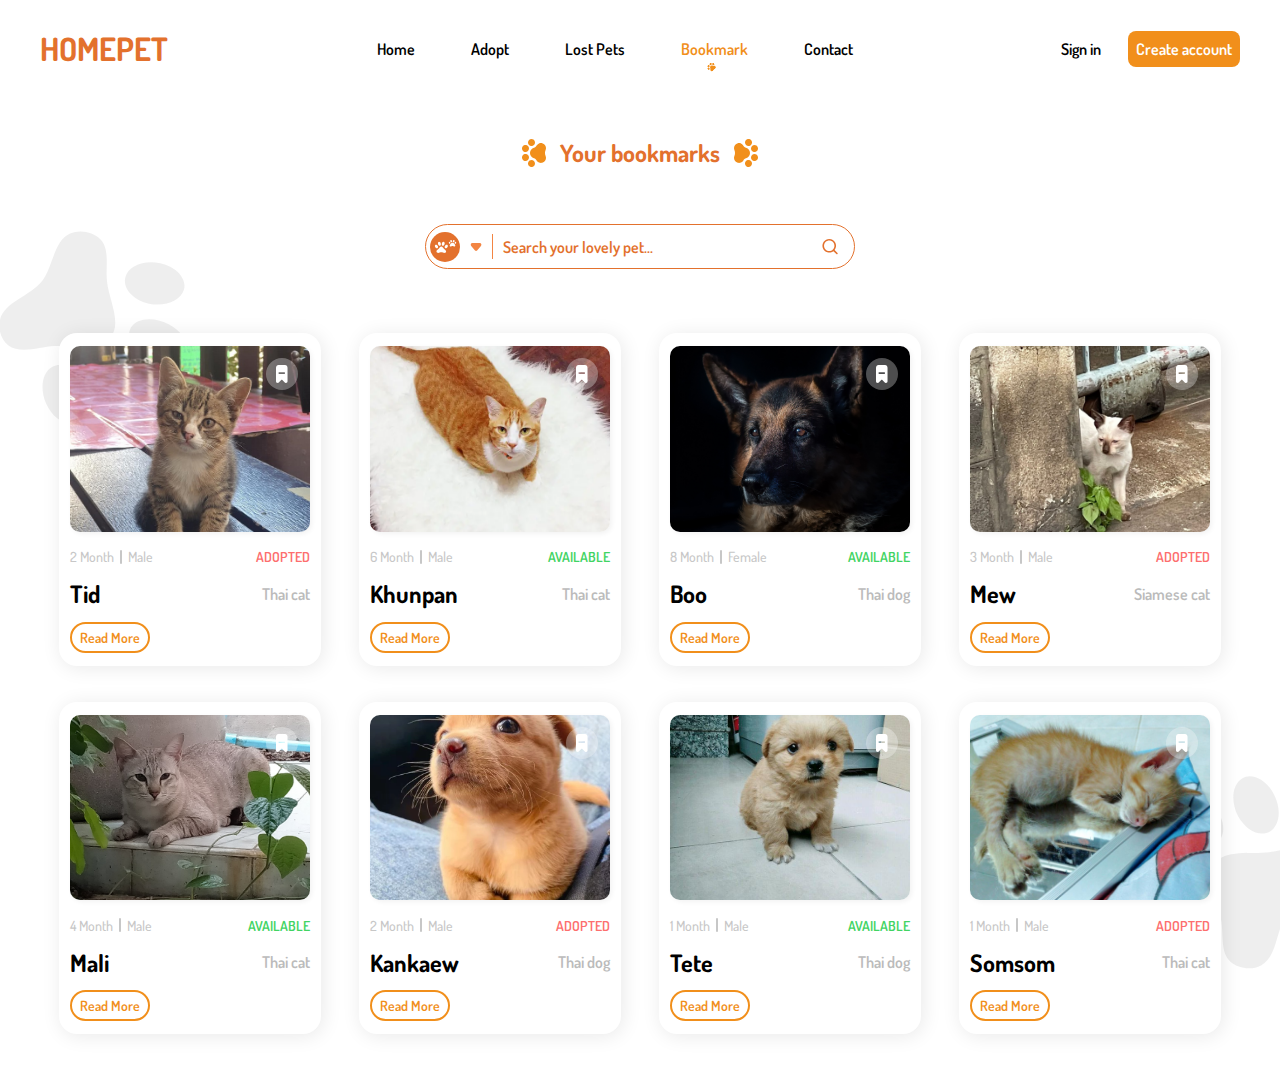
<file: bookmark.html>
<!DOCTYPE html>
<html lang="en">
  <head>
    <meta charset="UTF-8" />
    <meta http-equiv="X-UA-Compatible" content="IE=edge" />
    <meta name="viewport" content="width=device-width, initial-scale=1.0" />
    <title>Bookmark | HomePet</title>
    <link rel="stylesheet" href="css/style.css">
    <link rel="stylesheet" href="css/bookmark.css" />
    <link rel="stylesheet" href="css/card.css">
    <link rel="stylesheet" href="css/navbar.css" />
  </head>
  <body>
    <div class="container">
      <nav class="navbar">
        <div class="left">
          <div class="hamburger-menu">
            <div id="ic_hamburger"></div>
          </div>
          <h1>homePet</h1>
        </div>
        <div class="page-name" data-page="Bookmark"></div>

        <div class="mid hidden">
          <ul class="menu">
            <li>
              <a href="home.html">
                <p id="ic_paw"></p>
                <p>home</p>
              </a>
            </li>
            <li>
              <a href="adopt.html">
                <p id="ic_paw"></p>
                <p>adopt</p>
              </a>
            </li>
            <li>
              <a href="#">
                <p id="ic_paw"></p>
                <p>lost pets</p>
              </a>
            </li>
            <li class="active">
              <a href="bookmark.html">
                <p class="active" id="ic_paw"></p>
                <p>bookmark</p>
              </a>
            </li>
            <li>
              <a href="#">
                <p id="ic_paw"></p>
                <p>contact</p>
              </a>
            </li>
            <li class="sign">
              <a href="#">
                <p id="ic_paw"></p>
                <p>Sign in</p>
              </a>
            </li>
            <li class="sign">
              <a href="#">
                <p id="ic_paw"></p>
                <p>Create a new account</p>
              </a>
            </li>
          </ul>
        </div>

        <div class="right">
          <a href="#" class="sign-in">Sign in</a>
          <a href="#" class="sign-up">Create account</a>
        </div>
      </nav>
      <section class="content">
        <div id="ic_big_paw"></div>
        <div id="ic_big_paw"></div>
        <div class="title">
          <span id="ic_paw"></span>
          <h2>Your bookmarks</h2>
          <span id="ic_paw"></span>
        </div>

        <div class="search-field">
          <div class="search">
            <div class="filter">
              <div class="all">
                <p id="ic_all"></p>
              </div>
              <p id="ic_down"></p>
              <div class="line"></div>
            </div>
            <div class="input-field">
              <input type="text" placeholder="Search your lovely pet..." />
            </div>
            <span id="ic_clear"></span>
            <span id="ic_search"></span>
          </div>
        </div>
        <div class="container-grid">
          <div class="card">
            <div class="img">
              <img src="assets/imgs/cat/tid.jpeg" alt="" />
              <div class="container-bookmark">
                <div class="bookmark">
                  <p id="ic_bookmark"></p>
                  <div class="bg-bookmark"></div>
                </div>
              </div>
            </div>
            <div class="info_status">
              <div class="info">
                <span>2 Month</span>
                <span class="line"></span>
                <span>Male</span>
              </div>
              <p class="status adopted">adopted</p>
            </div>
            <div class="name_gene">
              <p id="name">tid</p>
              <p id="gene">thai cat</p>
            </div>
            <div class="read-more">
              <button type="button">Read More</button>
            </div>
          </div>
          <div class="card">
            <div class="img">
              <img src="assets/imgs/cat/khunpan.jpeg" alt="" />
              <div class="container-bookmark">
                <div class="bookmark">
                  <p id="ic_bookmark"></p>
                  <div class="bg-bookmark"></div>
                </div>
              </div>
            </div>
            <div class="info_status">
              <div class="info">
                <span>6 Month</span>
                <span class="line"></span>
                <span>Male</span>
              </div>
              <p class="status available">available</p>
            </div>
            <div class="name_gene">
              <p id="name">khunpan</p>
              <p id="gene">thai cat</p>
            </div>
            <div class="read-more">
              <button type="button">Read More</button>
            </div>
          </div>
          <div class="card">
            <div class="img">
              <img src="assets/imgs/dog/boo.jpg" alt="" />
              <div class="container-bookmark">
                <div class="bookmark">
                  <p id="ic_bookmark"></p>
                  <div class="bg-bookmark"></div>
                </div>
              </div>
            </div>
            <div class="info_status">
              <div class="info">
                <span>8 Month</span>
                <span class="line"></span>
                <span>Female</span>
              </div>
              <p class="status available">available</p>
            </div>
            <div class="name_gene">
              <p id="name">boo</p>
              <p id="gene">thai dog</p>
            </div>
            <div class="read-more">
              <button type="button">Read More</button>
            </div>
          </div>
          <div class="card">
            <div class="img">
              <img src="assets/imgs/cat/mew.jpeg" alt="" />
              <div class="container-bookmark">
                <div class="bookmark">
                  <p id="ic_bookmark"></p>
                  <div class="bg-bookmark"></div>
                </div>
              </div>
            </div>
            <div class="info_status">
              <div class="info">
                <span>3 Month</span>
                <span class="line"></span>
                <span>Male</span>
              </div>
              <p class="status adopted">adopted</p>
            </div>
            <div class="name_gene">
              <p id="name">mew</p>
              <p id="gene">siamese cat</p>
            </div>
            <div class="read-more">
              <button type="button">Read More</button>
            </div>
          </div>
          <div class="card">
            <div class="img">
              <img src="assets/imgs/cat/mali.jpeg" alt="" />
              <div class="container-bookmark">
                <div class="bookmark">
                  <p id="ic_bookmark"></p>
                  <div class="bg-bookmark"></div>
                </div>
              </div>
            </div>
            <div class="info_status">
              <div class="info">
                <span>4 Month</span>
                <span class="line"></span>
                <span>Male</span>
              </div>
              <p class="status available">available</p>
            </div>
            <div class="name_gene">
              <p id="name">mali</p>
              <p id="gene">thai cat</p>
            </div>
            <div class="read-more">
              <button type="button">Read More</button>
            </div>
          </div>
          <div class="card">
            <div class="img">
              <img src="assets/imgs/dog/kankaew.jpeg" alt="" />
              <div class="container-bookmark">
                <div class="bookmark">
                  <p id="ic_bookmark"></p>
                  <div class="bg-bookmark"></div>
                </div>
              </div>
            </div>
            <div class="info_status">
              <div class="info">
                <span>2 Month</span>
                <span class="line"></span>
                <span>Male</span>
              </div>
              <p class="status adopted">adopted</p>
            </div>
            <div class="name_gene">
              <p id="name">kankaew</p>
              <p id="gene">thai dog</p>
            </div>
            <div class="read-more">
              <button type="button">Read More</button>
            </div>
          </div>
          <div class="card">
            <div class="img">
              <img src="assets/imgs/dog/tete.jpeg" alt="" />
              <div class="container-bookmark">
                <div class="bookmark">
                  <p id="ic_bookmark"></p>
                  <div class="bg-bookmark"></div>
                </div>
              </div>
            </div>
            <div class="info_status">
              <div class="info">
                <span>1 Month</span>
                <span class="line"></span>
                <span>Male</span>
              </div>
              <p class="status available">available</p>
            </div>
            <div class="name_gene">
              <p id="name">tete</p>
              <p id="gene">thai dog</p>
            </div>
            <div class="read-more">
              <button type="button">Read More</button>
            </div>
          </div>
          <div class="card">
            <div class="img">
              <img src="assets/imgs/cat/somsom.jpeg" alt="" />
              <div class="container-bookmark">
                <div class="bookmark">
                  <p id="ic_bookmark"></p>
                  <div class="bg-bookmark"></div>
                </div>
              </div>
            </div>
            <div class="info_status">
              <div class="info">
                <span>1 Month</span>
                <span class="line"></span>
                <span>Male</span>
              </div>
              <p class="status adopted">adopted</p>
            </div>
            <div class="name_gene">
              <p id="name">somsom</p>
              <p id="gene">thai cat</p>
            </div>
            <div class="read-more">
              <button type="button">Read More</button>
            </div>
          </div>
        </div>
      </section>
    </div>

    <script type="module" src="js/navbar.js"></script>
    <script>
      const input_search = document.querySelector('.input-field input');
      const ic_clear = document.querySelector('.search #ic_clear');

      input_search.addEventListener('keyup', () => {
        if (
          input_search.getAttribute('placeholder') &&
          input_search.value !== ''
        )
          ic_clear.style.opacity = 1;
        else ic_clear.style.opacity = 0;
      });

      ic_clear.addEventListener('click', () => {
        input_search.value = '';
        ic_clear.style.opacity = 0;
      });
    </script>
  </body>
</html>
</file>
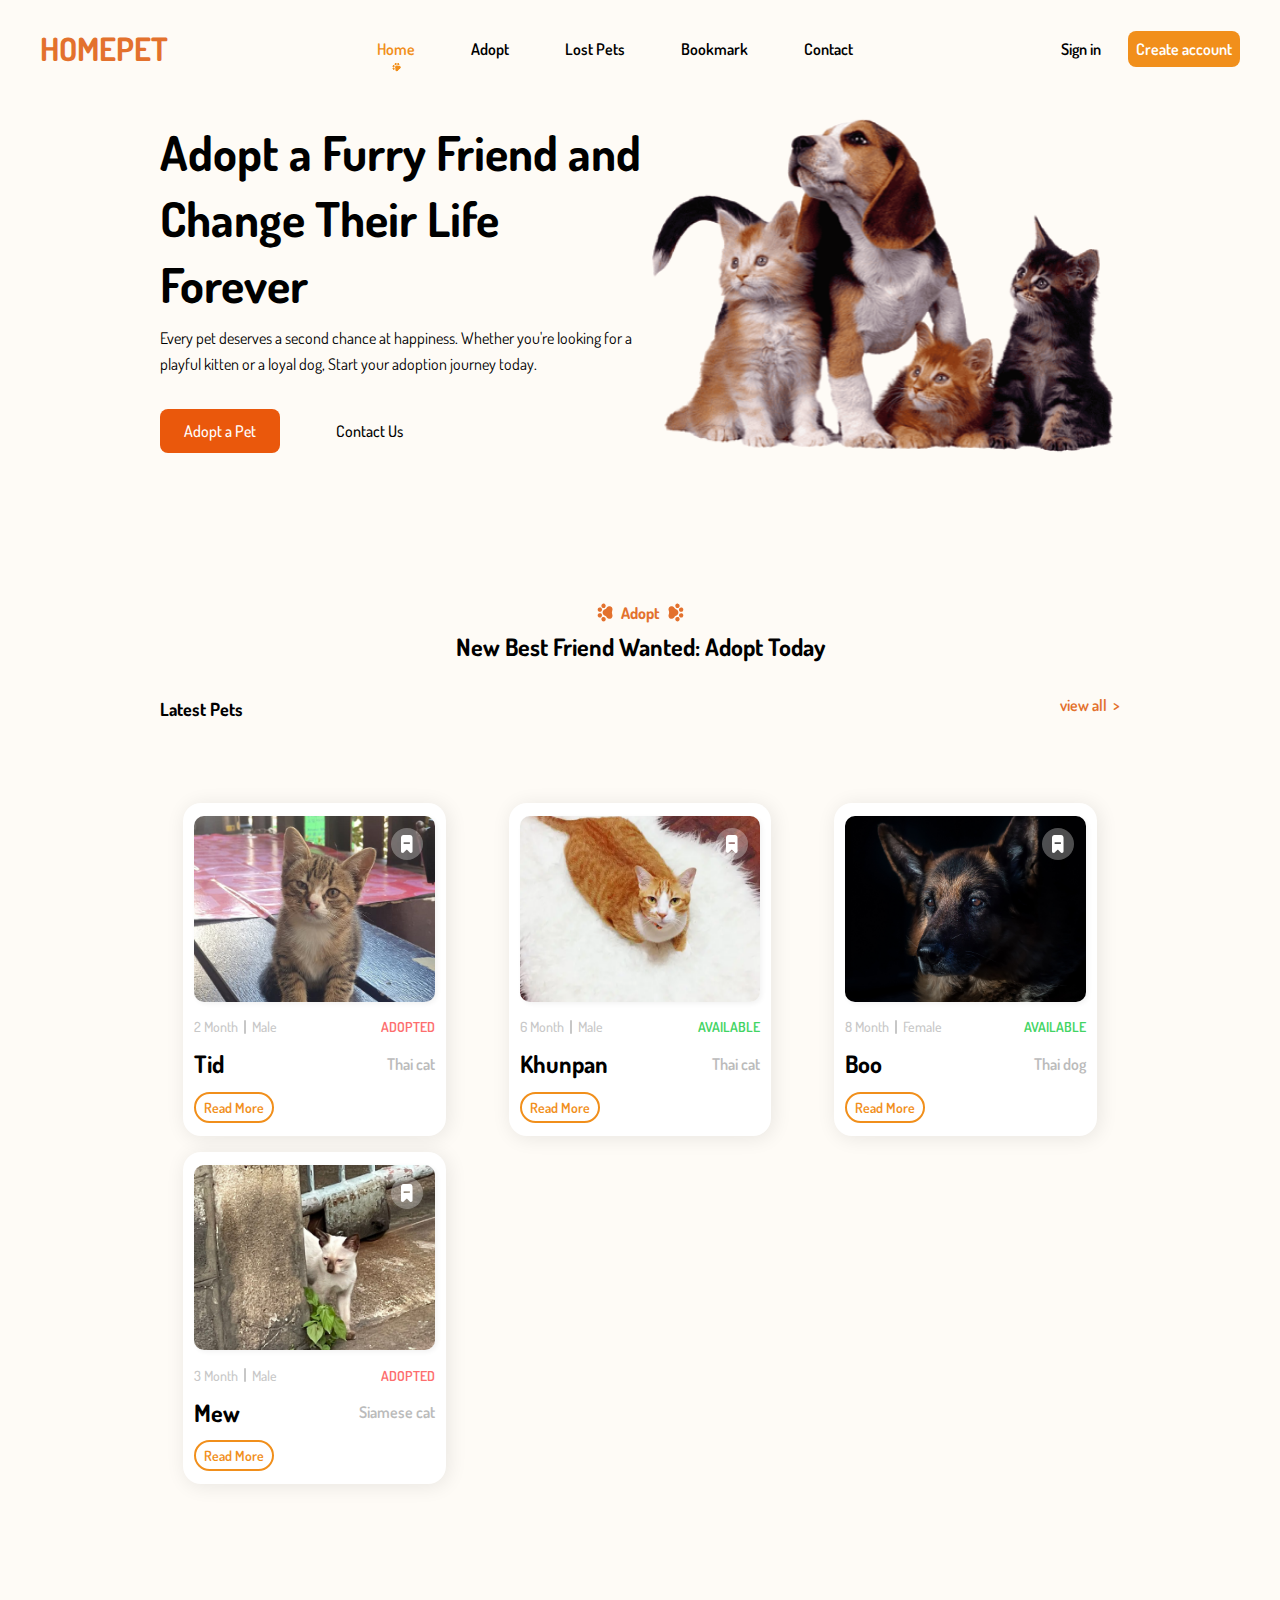
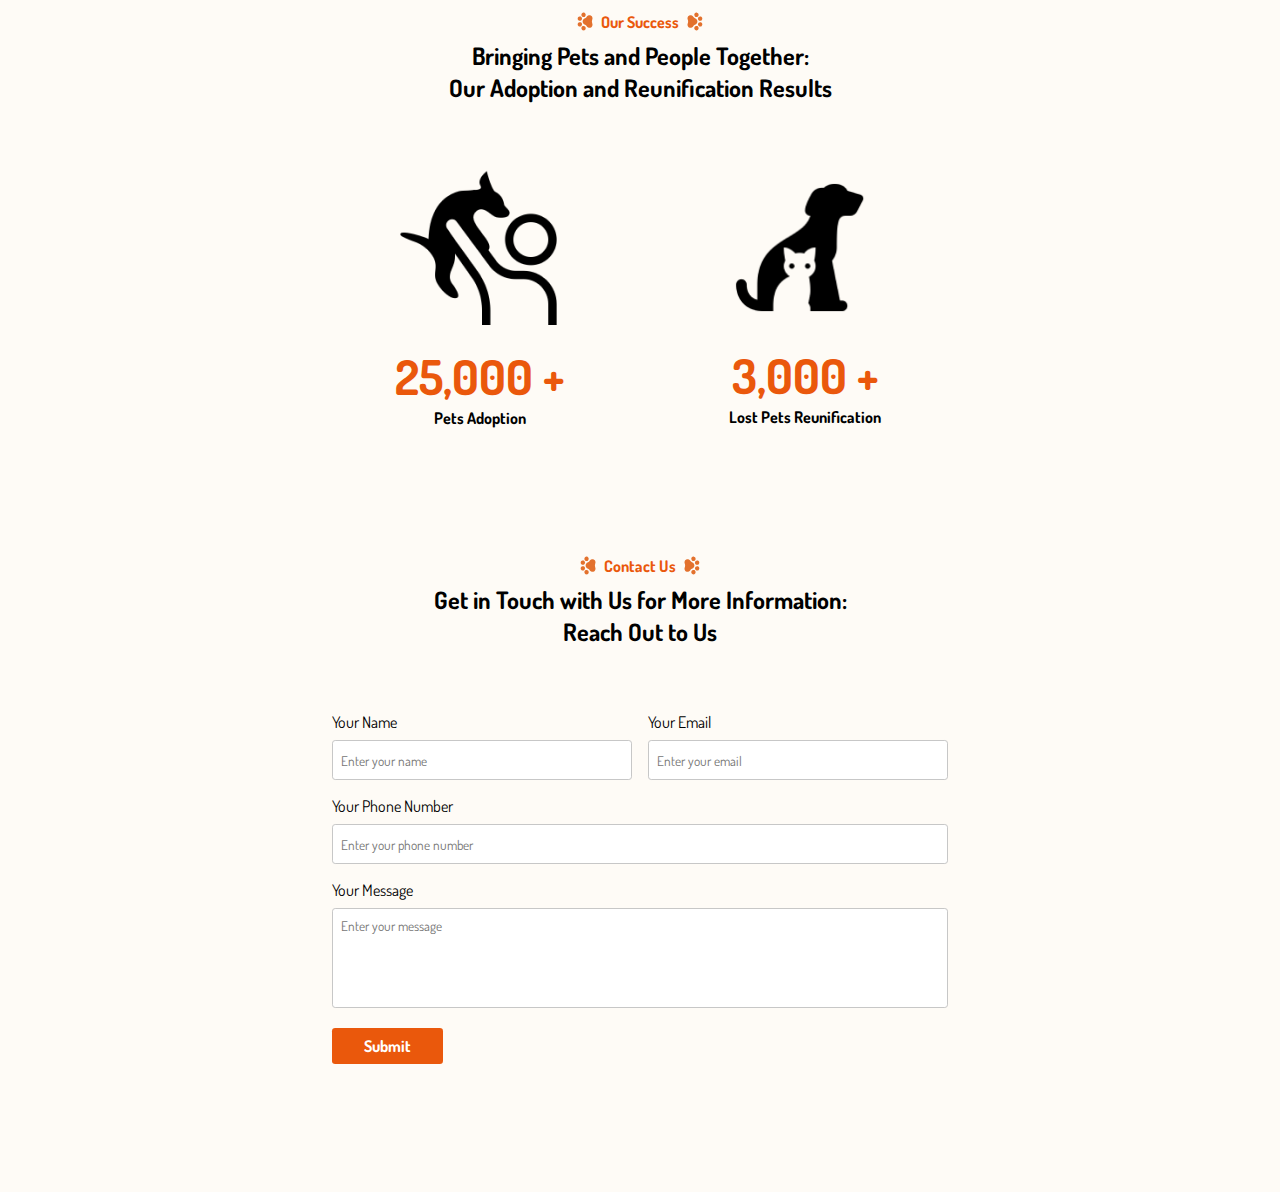
<file: home.html>
<!DOCTYPE html>
<html lang="en">
  <head>
    <meta charset="UTF-8" />
    <meta http-equiv="X-UA-Compatible" content="IE=edge" />
    <meta name="viewport" content="width=device-width, initial-scale=1.0" />
    <title>Home | HomePet</title>
    <link rel="stylesheet" href="css/style.css" />
    <link rel="stylesheet" href="css/home.css" />
    <link rel="stylesheet" href="css/card.css" />
    <link rel="stylesheet" href="css/navbar.css" />
    <link rel="icon" href="./assets/imgs/Decorate/petsadopt.png" />
  </head>

  <body>
    <!-- NAVBAR -->
    <div class="container">
      <nav class="navbar">
            <div class="left">
              <div class="hamburger-menu">
                <div id="ic_hamburger"></div>
              </div>
              <h1>homePet</h1>
            </div>
            <div class="page-name" data-page="Bookmark"></div>

            <div class="mid hidden">
              <ul class="menu">
                <li class="active">
                  <a href="home.html">
                    <p class="active" id="ic_paw"></p>
                    <p>home</p>
                  </a>
                </li>
                <li>
                  <a href="adopt.html">
                    <p id="ic_paw"></p>
                    <p>adopt</p>
                  </a>
                </li>
                <li>
                  <a href="#">
                    <p id="ic_paw"></p>
                    <p>lost pets</p>
                  </a>
                </li>
                <li>
                  <a href="bookmark.html">
                    <p id="ic_paw"></p>
                    <p>bookmark</p>
                  </a>
                </li>
                <li>
                  <a href="#">
                    <p id="ic_paw"></p>
                    <p>contact</p>
                  </a>
                </li>
                <li class="sign">
                  <a href="#">
                    <p id="ic_paw"></p>
                    <p>Sign in</p>
                  </a>
                </li>
                <li class="sign">
                  <a href="#">
                    <p id="ic_paw"></p>
                    <p>Create a new account</p>
                  </a>
                </li>
              </ul>
            </div>

            <div class="right">
              <a href="#" class="sign-in">Sign in</a>
              <a href="#" class="sign-up">Create account</a>
            </div>
          </nav>

          <!-- END OF NAVBAR -->

          <!-- HERO -->

          <section class="hero content">
            <div class="hero-text-container">
              <div class="hero-text">
                <h1>Adopt a Furry Friend and Change Their Life Forever</h1>
                <p>
                  Every pet deserves a second chance at happiness. Whether you're
                  looking for a playful kitten or a loyal dog, Start your adoption
                  journey today.
                </p>
              </div>
              <div class="hero-btn-group">
                <a id="hero-primary-btn" href="/">Adopt a Pet</a>
                <a id="hero-secondary-btn" href="/">Contact Us</a>
              </div>
            </div>
            <img src="./assets/imgs/Decorate/dog_cat.png" alt="dog and cat" />
          </section>

          <!-- END OF HERO -->

          <!-- ADOPT -->

          <div class="adopt">
            <div class="adopt-heading-container">
              <div class="adopt-heading-main">
                <svg
                  width="16"
                  height="19"
                  viewBox="0 0 16 19"
                  fill="none"
                  xmlns="http://www.w3.org/2000/svg"
                >
                  <path
                    d="M6.54285 0.604623C6.97047 0.604623 7.38849 0.73505 7.74404 0.979409C8.09959 1.22377 8.3767 1.57109 8.54035 1.97744C8.70399 2.38379 8.74681 2.83094 8.66338 3.26232C8.57996 3.6937 8.37404 4.08996 8.07167 4.40097C7.7693 4.71198 7.38405 4.92378 6.96465 5.00958C6.54525 5.09539 6.11053 5.05135 5.71547 4.88303C5.3204 4.71472 4.98273 4.42968 4.74516 4.06397C4.50759 3.69826 4.38078 3.2683 4.38078 2.82847C4.38282 2.23931 4.61126 1.67488 5.01629 1.25828C5.42132 0.841686 5.97006 0.606716 6.54285 0.604623ZM6.54285 13.9477C6.11524 13.9477 5.69722 14.0781 5.34167 14.3225C4.98612 14.5668 4.709 14.9142 4.54536 15.3205C4.38172 15.7269 4.3389 16.174 4.42233 16.6054C4.50575 17.0368 4.71167 17.433 5.01404 17.744C5.31641 18.055 5.70165 18.2668 6.12106 18.3527C6.54046 18.4385 6.97518 18.3944 7.37024 18.2261C7.76531 18.0578 8.10298 17.7728 8.34055 17.407C8.57812 17.0413 8.70493 16.6114 8.70493 16.1715C8.70289 15.5824 8.47445 15.018 8.06942 14.6014C7.66439 14.1848 7.11565 13.9498 6.54285 13.9477ZM4.99852 12.3592C4.99852 11.9194 4.87172 11.4894 4.63414 11.1237C4.39657 10.758 4.0589 10.473 3.66384 10.3047C3.26877 10.1364 2.83405 10.0923 2.41465 10.1781C1.99525 10.2639 1.61001 10.4757 1.30763 10.7867C1.00526 11.0977 0.799346 11.494 0.715922 11.9254C0.632498 12.3568 0.675314 12.8039 0.838956 13.2103C1.0026 13.6166 1.27972 13.9639 1.63527 14.2083C1.99082 14.4527 2.40883 14.5831 2.83645 14.5831C3.40924 14.581 3.95799 14.346 4.36301 13.9294C4.76804 13.5128 4.99648 12.9484 4.99852 12.3592ZM4.99852 6.64077C4.99852 6.20094 4.87172 5.77098 4.63414 5.40527C4.39657 5.03956 4.0589 4.75453 3.66384 4.58621C3.26877 4.41789 2.83405 4.37385 2.41465 4.45966C1.99525 4.54547 1.61001 4.75727 1.30763 5.06828C1.00526 5.37929 0.799346 5.77554 0.715922 6.20692C0.632498 6.63831 0.675314 7.08545 0.838956 7.4918C1.0026 7.89816 1.27972 8.24547 1.63527 8.48983C1.99082 8.73419 2.40883 8.86462 2.83645 8.86462C3.40924 8.86253 3.95799 8.62756 4.36301 8.21096C4.76804 7.79436 4.99648 7.22993 4.99852 6.64077ZM9.6933 4.8061C9.52079 5.12897 9.2881 5.41369 9.00853 5.64401C8.72897 5.87432 8.40802 6.0457 8.06403 6.14835C7.35641 6.35701 6.73407 6.79693 6.29104 7.4016C5.84802 8.00628 5.6084 8.74285 5.6084 9.5C5.6084 10.2572 5.84802 10.9937 6.29104 11.5984C6.73407 12.2031 7.35641 12.643 8.06403 12.8517C8.75663 13.0586 9.34202 13.538 9.6933 14.186C10.0199 14.8083 10.5389 15.3007 11.1683 15.5853C11.7977 15.8699 12.5014 15.9304 13.1679 15.7571C13.8345 15.5839 14.4258 15.1869 14.8482 14.629C15.2707 14.071 15.5 13.3841 15.5 12.6769C15.4996 12.2544 15.4183 11.8361 15.2606 11.4459C14.76 10.203 14.7573 8.80704 15.2529 7.56208C15.416 7.17055 15.5001 6.74903 15.5 6.32308C15.5017 5.61525 15.2736 4.92709 14.8518 4.3678C14.43 3.80851 13.8387 3.41013 13.1717 3.23588C12.5047 3.06163 11.8002 3.12149 11.1701 3.40596C10.5399 3.69042 10.0202 4.1832 9.6933 4.8061Z"
                    fill="#E3712D"
                  ></path>
                </svg>
                <p style="color: #e3712d">Adopt</p>
                <svg
                  width="16"
                  height="19"
                  viewBox="0 0 16 19"
                  fill="none"
                  xmlns="http://www.w3.org/2000/svg"
                  style="transform: rotate(180deg)"
                >
                  <path
                    d="M6.54285 0.604623C6.97047 0.604623 7.38849 0.73505 7.74404 0.979409C8.09959 1.22377 8.3767 1.57109 8.54035 1.97744C8.70399 2.38379 8.74681 2.83094 8.66338 3.26232C8.57996 3.6937 8.37404 4.08996 8.07167 4.40097C7.7693 4.71198 7.38405 4.92378 6.96465 5.00958C6.54525 5.09539 6.11053 5.05135 5.71547 4.88303C5.3204 4.71472 4.98273 4.42968 4.74516 4.06397C4.50759 3.69826 4.38078 3.2683 4.38078 2.82847C4.38282 2.23931 4.61126 1.67488 5.01629 1.25828C5.42132 0.841686 5.97006 0.606716 6.54285 0.604623ZM6.54285 13.9477C6.11524 13.9477 5.69722 14.0781 5.34167 14.3225C4.98612 14.5668 4.709 14.9142 4.54536 15.3205C4.38172 15.7269 4.3389 16.174 4.42233 16.6054C4.50575 17.0368 4.71167 17.433 5.01404 17.744C5.31641 18.055 5.70165 18.2668 6.12106 18.3527C6.54046 18.4385 6.97518 18.3944 7.37024 18.2261C7.76531 18.0578 8.10298 17.7728 8.34055 17.407C8.57812 17.0413 8.70493 16.6114 8.70493 16.1715C8.70289 15.5824 8.47445 15.018 8.06942 14.6014C7.66439 14.1848 7.11565 13.9498 6.54285 13.9477ZM4.99852 12.3592C4.99852 11.9194 4.87172 11.4894 4.63414 11.1237C4.39657 10.758 4.0589 10.473 3.66384 10.3047C3.26877 10.1364 2.83405 10.0923 2.41465 10.1781C1.99525 10.2639 1.61001 10.4757 1.30763 10.7867C1.00526 11.0977 0.799346 11.494 0.715922 11.9254C0.632498 12.3568 0.675314 12.8039 0.838956 13.2103C1.0026 13.6166 1.27972 13.9639 1.63527 14.2083C1.99082 14.4527 2.40883 14.5831 2.83645 14.5831C3.40924 14.581 3.95799 14.346 4.36301 13.9294C4.76804 13.5128 4.99648 12.9484 4.99852 12.3592ZM4.99852 6.64077C4.99852 6.20094 4.87172 5.77098 4.63414 5.40527C4.39657 5.03956 4.0589 4.75453 3.66384 4.58621C3.26877 4.41789 2.83405 4.37385 2.41465 4.45966C1.99525 4.54547 1.61001 4.75727 1.30763 5.06828C1.00526 5.37929 0.799346 5.77554 0.715922 6.20692C0.632498 6.63831 0.675314 7.08545 0.838956 7.4918C1.0026 7.89816 1.27972 8.24547 1.63527 8.48983C1.99082 8.73419 2.40883 8.86462 2.83645 8.86462C3.40924 8.86253 3.95799 8.62756 4.36301 8.21096C4.76804 7.79436 4.99648 7.22993 4.99852 6.64077ZM9.6933 4.8061C9.52079 5.12897 9.2881 5.41369 9.00853 5.64401C8.72897 5.87432 8.40802 6.0457 8.06403 6.14835C7.35641 6.35701 6.73407 6.79693 6.29104 7.4016C5.84802 8.00628 5.6084 8.74285 5.6084 9.5C5.6084 10.2572 5.84802 10.9937 6.29104 11.5984C6.73407 12.2031 7.35641 12.643 8.06403 12.8517C8.75663 13.0586 9.34202 13.538 9.6933 14.186C10.0199 14.8083 10.5389 15.3007 11.1683 15.5853C11.7977 15.8699 12.5014 15.9304 13.1679 15.7571C13.8345 15.5839 14.4258 15.1869 14.8482 14.629C15.2707 14.071 15.5 13.3841 15.5 12.6769C15.4996 12.2544 15.4183 11.8361 15.2606 11.4459C14.76 10.203 14.7573 8.80704 15.2529 7.56208C15.416 7.17055 15.5001 6.74903 15.5 6.32308C15.5017 5.61525 15.2736 4.92709 14.8518 4.3678C14.43 3.80851 13.8387 3.41013 13.1717 3.23588C12.5047 3.06163 11.8002 3.12149 11.1701 3.40596C10.5399 3.69042 10.0202 4.1832 9.6933 4.8061Z"
                    fill="#E3712D"
                  ></path>
                </svg>
              </div>
              <p style="font-size: 1.5rem; line-height: 2rem">
                New Best Friend Wanted: Adopt Today
              </p>
            </div>

            <div class="adopt-section-container">
              <div class="adopt-title">
                <h1>Latest Pets</h1>
                <p style="color: #e3712d; font-weight: 600">view all &nbsp;&gt;</p>
              </div>
              <div class="container-grid">
                <div class="card">
                  <div class="img">
                    <img src="assets/imgs/cat/tid.jpeg" alt="" />
                    <div class="container-bookmark">
                      <div class="bookmark">
                        <p id="ic_bookmark"></p>
                        <div class="bg-bookmark"></div>
                      </div>
                    </div>
                  </div>
                  <div class="info_status">
                    <div class="info">
                      <span>2 Month</span>
                      <span class="line"></span>
                      <span>Male</span>
                    </div>
                    <p class="status adopted">adopted</p>
                  </div>
                  <div class="name_gene">
                    <p id="name">tid</p>
                    <p id="gene">thai cat</p>
                  </div>
                  <div class="read-more">
                    <button type="button">Read More</button>
                  </div>
                </div>
                <div class="card">
                  <div class="img">
                    <img src="assets/imgs/cat/khunpan.jpeg" alt="" />
                    <div class="container-bookmark">
                      <div class="bookmark">
                        <p id="ic_bookmark"></p>
                        <div class="bg-bookmark"></div>
                      </div>
                    </div>
                  </div>
                  <div class="info_status">
                    <div class="info">
                      <span>6 Month</span>
                      <span class="line"></span>
                      <span>Male</span>
                    </div>
                    <p class="status available">available</p>
                  </div>
                  <div class="name_gene">
                    <p id="name">khunpan</p>
                    <p id="gene">thai cat</p>
                  </div>
                  <div class="read-more">
                    <button type="button">Read More</button>
                  </div>
                </div>
                <div class="card">
                  <div class="img">
                    <img src="assets/imgs/dog/boo.jpg" alt="" />
                    <div class="container-bookmark">
                      <div class="bookmark">
                        <p id="ic_bookmark"></p>
                        <div class="bg-bookmark"></div>
                      </div>
                    </div>
                  </div>
                  <div class="info_status">
                    <div class="info">
                      <span>8 Month</span>
                      <span class="line"></span>
                      <span>Female</span>
                    </div>
                    <p class="status available">available</p>
                  </div>
                  <div class="name_gene">
                    <p id="name">boo</p>
                    <p id="gene">thai dog</p>
                  </div>
                  <div class="read-more">
                    <button type="button">Read More</button>
                  </div>
                </div>
                <div class="card">
                  <div class="img">
                    <img src="assets/imgs/cat/mew.jpeg" alt="" />
                    <div class="container-bookmark">
                      <div class="bookmark">
                        <p id="ic_bookmark"></p>
                        <div class="bg-bookmark"></div>
                      </div>
                    </div>
                  </div>
                  <div class="info_status">
                    <div class="info">
                      <span>3 Month</span>
                      <span class="line"></span>
                      <span>Male</span>
                    </div>
                    <p class="status adopted">adopted</p>
                  </div>
                  <div class="name_gene">
                    <p id="name">mew</p>
                    <p id="gene">siamese cat</p>
                  </div>
                  <div class="read-more">
                    <button type="button">Read More</button>
                  </div>
                </div>
              </div>
            </div>
          </div>

          <!-- END OF ADOPT -->

          <!-- OUR SUCCESS -->

          <div class="success">
            <div class="success-heading-container">
              <div class="success-heading-main">
                <svg
                  width="16"
                  height="19"
                  viewBox="0 0 16 19"
                  fill="none"
                  xmlns="http://www.w3.org/2000/svg"
                >
                  <path
                    d="M6.54285 0.604623C6.97047 0.604623 7.38849 0.73505 7.74404 0.979409C8.09959 1.22377 8.3767 1.57109 8.54035 1.97744C8.70399 2.38379 8.74681 2.83094 8.66338 3.26232C8.57996 3.6937 8.37404 4.08996 8.07167 4.40097C7.7693 4.71198 7.38405 4.92378 6.96465 5.00958C6.54525 5.09539 6.11053 5.05135 5.71547 4.88303C5.3204 4.71472 4.98273 4.42968 4.74516 4.06397C4.50759 3.69826 4.38078 3.2683 4.38078 2.82847C4.38282 2.23931 4.61126 1.67488 5.01629 1.25828C5.42132 0.841686 5.97006 0.606716 6.54285 0.604623ZM6.54285 13.9477C6.11524 13.9477 5.69722 14.0781 5.34167 14.3225C4.98612 14.5668 4.709 14.9142 4.54536 15.3205C4.38172 15.7269 4.3389 16.174 4.42233 16.6054C4.50575 17.0368 4.71167 17.433 5.01404 17.744C5.31641 18.055 5.70165 18.2668 6.12106 18.3527C6.54046 18.4385 6.97518 18.3944 7.37024 18.2261C7.76531 18.0578 8.10298 17.7728 8.34055 17.407C8.57812 17.0413 8.70493 16.6114 8.70493 16.1715C8.70289 15.5824 8.47445 15.018 8.06942 14.6014C7.66439 14.1848 7.11565 13.9498 6.54285 13.9477ZM4.99852 12.3592C4.99852 11.9194 4.87172 11.4894 4.63414 11.1237C4.39657 10.758 4.0589 10.473 3.66384 10.3047C3.26877 10.1364 2.83405 10.0923 2.41465 10.1781C1.99525 10.2639 1.61001 10.4757 1.30763 10.7867C1.00526 11.0977 0.799346 11.494 0.715922 11.9254C0.632498 12.3568 0.675314 12.8039 0.838956 13.2103C1.0026 13.6166 1.27972 13.9639 1.63527 14.2083C1.99082 14.4527 2.40883 14.5831 2.83645 14.5831C3.40924 14.581 3.95799 14.346 4.36301 13.9294C4.76804 13.5128 4.99648 12.9484 4.99852 12.3592ZM4.99852 6.64077C4.99852 6.20094 4.87172 5.77098 4.63414 5.40527C4.39657 5.03956 4.0589 4.75453 3.66384 4.58621C3.26877 4.41789 2.83405 4.37385 2.41465 4.45966C1.99525 4.54547 1.61001 4.75727 1.30763 5.06828C1.00526 5.37929 0.799346 5.77554 0.715922 6.20692C0.632498 6.63831 0.675314 7.08545 0.838956 7.4918C1.0026 7.89816 1.27972 8.24547 1.63527 8.48983C1.99082 8.73419 2.40883 8.86462 2.83645 8.86462C3.40924 8.86253 3.95799 8.62756 4.36301 8.21096C4.76804 7.79436 4.99648 7.22993 4.99852 6.64077ZM9.6933 4.8061C9.52079 5.12897 9.2881 5.41369 9.00853 5.64401C8.72897 5.87432 8.40802 6.0457 8.06403 6.14835C7.35641 6.35701 6.73407 6.79693 6.29104 7.4016C5.84802 8.00628 5.6084 8.74285 5.6084 9.5C5.6084 10.2572 5.84802 10.9937 6.29104 11.5984C6.73407 12.2031 7.35641 12.643 8.06403 12.8517C8.75663 13.0586 9.34202 13.538 9.6933 14.186C10.0199 14.8083 10.5389 15.3007 11.1683 15.5853C11.7977 15.8699 12.5014 15.9304 13.1679 15.7571C13.8345 15.5839 14.4258 15.1869 14.8482 14.629C15.2707 14.071 15.5 13.3841 15.5 12.6769C15.4996 12.2544 15.4183 11.8361 15.2606 11.4459C14.76 10.203 14.7573 8.80704 15.2529 7.56208C15.416 7.17055 15.5001 6.74903 15.5 6.32308C15.5017 5.61525 15.2736 4.92709 14.8518 4.3678C14.43 3.80851 13.8387 3.41013 13.1717 3.23588C12.5047 3.06163 11.8002 3.12149 11.1701 3.40596C10.5399 3.69042 10.0202 4.1832 9.6933 4.8061Z"
                    fill="#E3712D"
                  ></path>
                </svg>
                <p style="color: #ea580c">Our Success</p>
                <svg
                  width="16"
                  height="19"
                  viewBox="0 0 16 19"
                  fill="none"
                  xmlns="http://www.w3.org/2000/svg"
                  style="transform: rotate(180deg)"
                >
                  <path
                    d="M6.54285 0.604623C6.97047 0.604623 7.38849 0.73505 7.74404 0.979409C8.09959 1.22377 8.3767 1.57109 8.54035 1.97744C8.70399 2.38379 8.74681 2.83094 8.66338 3.26232C8.57996 3.6937 8.37404 4.08996 8.07167 4.40097C7.7693 4.71198 7.38405 4.92378 6.96465 5.00958C6.54525 5.09539 6.11053 5.05135 5.71547 4.88303C5.3204 4.71472 4.98273 4.42968 4.74516 4.06397C4.50759 3.69826 4.38078 3.2683 4.38078 2.82847C4.38282 2.23931 4.61126 1.67488 5.01629 1.25828C5.42132 0.841686 5.97006 0.606716 6.54285 0.604623ZM6.54285 13.9477C6.11524 13.9477 5.69722 14.0781 5.34167 14.3225C4.98612 14.5668 4.709 14.9142 4.54536 15.3205C4.38172 15.7269 4.3389 16.174 4.42233 16.6054C4.50575 17.0368 4.71167 17.433 5.01404 17.744C5.31641 18.055 5.70165 18.2668 6.12106 18.3527C6.54046 18.4385 6.97518 18.3944 7.37024 18.2261C7.76531 18.0578 8.10298 17.7728 8.34055 17.407C8.57812 17.0413 8.70493 16.6114 8.70493 16.1715C8.70289 15.5824 8.47445 15.018 8.06942 14.6014C7.66439 14.1848 7.11565 13.9498 6.54285 13.9477ZM4.99852 12.3592C4.99852 11.9194 4.87172 11.4894 4.63414 11.1237C4.39657 10.758 4.0589 10.473 3.66384 10.3047C3.26877 10.1364 2.83405 10.0923 2.41465 10.1781C1.99525 10.2639 1.61001 10.4757 1.30763 10.7867C1.00526 11.0977 0.799346 11.494 0.715922 11.9254C0.632498 12.3568 0.675314 12.8039 0.838956 13.2103C1.0026 13.6166 1.27972 13.9639 1.63527 14.2083C1.99082 14.4527 2.40883 14.5831 2.83645 14.5831C3.40924 14.581 3.95799 14.346 4.36301 13.9294C4.76804 13.5128 4.99648 12.9484 4.99852 12.3592ZM4.99852 6.64077C4.99852 6.20094 4.87172 5.77098 4.63414 5.40527C4.39657 5.03956 4.0589 4.75453 3.66384 4.58621C3.26877 4.41789 2.83405 4.37385 2.41465 4.45966C1.99525 4.54547 1.61001 4.75727 1.30763 5.06828C1.00526 5.37929 0.799346 5.77554 0.715922 6.20692C0.632498 6.63831 0.675314 7.08545 0.838956 7.4918C1.0026 7.89816 1.27972 8.24547 1.63527 8.48983C1.99082 8.73419 2.40883 8.86462 2.83645 8.86462C3.40924 8.86253 3.95799 8.62756 4.36301 8.21096C4.76804 7.79436 4.99648 7.22993 4.99852 6.64077ZM9.6933 4.8061C9.52079 5.12897 9.2881 5.41369 9.00853 5.64401C8.72897 5.87432 8.40802 6.0457 8.06403 6.14835C7.35641 6.35701 6.73407 6.79693 6.29104 7.4016C5.84802 8.00628 5.6084 8.74285 5.6084 9.5C5.6084 10.2572 5.84802 10.9937 6.29104 11.5984C6.73407 12.2031 7.35641 12.643 8.06403 12.8517C8.75663 13.0586 9.34202 13.538 9.6933 14.186C10.0199 14.8083 10.5389 15.3007 11.1683 15.5853C11.7977 15.8699 12.5014 15.9304 13.1679 15.7571C13.8345 15.5839 14.4258 15.1869 14.8482 14.629C15.2707 14.071 15.5 13.3841 15.5 12.6769C15.4996 12.2544 15.4183 11.8361 15.2606 11.4459C14.76 10.203 14.7573 8.80704 15.2529 7.56208C15.416 7.17055 15.5001 6.74903 15.5 6.32308C15.5017 5.61525 15.2736 4.92709 14.8518 4.3678C14.43 3.80851 13.8387 3.41013 13.1717 3.23588C12.5047 3.06163 11.8002 3.12149 11.1701 3.40596C10.5399 3.69042 10.0202 4.1832 9.6933 4.8061Z"
                    fill="#E3712D"
                  ></path>
                </svg>
              </div>
              <p style="font-size: 1.5rem; line-height: 2rem">
                Bringing Pets and People Together:
              </p>
              <p style="font-size: 1.5rem; line-height: 2rem">
                Our Adoption and Reunification Results
              </p>
            </div>

            <div class="success-content-container">
              <div class="success-items">
                <img alt="" src="./assets/imgs/Decorate/petsadopt.png" />
                <div class="success-items-details">
                  <p class="success-items-details-num">25,000 +</p>
                  <p>Pets Adoption</p>
                </div>
              </div>
              <div class="success-items">
                <img alt="" src="./assets/imgs/Decorate/lostpets.png" />
                <div class="success-items-details">
                  <p class="success-items-details-num">3,000 +</p>
                  <p>Lost Pets Reunification</p>
                </div>
              </div>
            </div>
          </div>

        <!-- END OF OUR SUCCESS -->

        <!-- CONTACT US -->

        <div class="contact">
          <div class="contact-heading-container">
            <div class="contact-heading-main">
              <svg width="16" height="19" viewBox="0 0 16 19" fill="none" xmlns="http://www.w3.org/2000/svg">
                <path
                  d="M6.54285 0.604623C6.97047 0.604623 7.38849 0.73505 7.74404 0.979409C8.09959 1.22377 8.3767 1.57109 8.54035 1.97744C8.70399 2.38379 8.74681 2.83094 8.66338 3.26232C8.57996 3.6937 8.37404 4.08996 8.07167 4.40097C7.7693 4.71198 7.38405 4.92378 6.96465 5.00958C6.54525 5.09539 6.11053 5.05135 5.71547 4.88303C5.3204 4.71472 4.98273 4.42968 4.74516 4.06397C4.50759 3.69826 4.38078 3.2683 4.38078 2.82847C4.38282 2.23931 4.61126 1.67488 5.01629 1.25828C5.42132 0.841686 5.97006 0.606716 6.54285 0.604623ZM6.54285 13.9477C6.11524 13.9477 5.69722 14.0781 5.34167 14.3225C4.98612 14.5668 4.709 14.9142 4.54536 15.3205C4.38172 15.7269 4.3389 16.174 4.42233 16.6054C4.50575 17.0368 4.71167 17.433 5.01404 17.744C5.31641 18.055 5.70165 18.2668 6.12106 18.3527C6.54046 18.4385 6.97518 18.3944 7.37024 18.2261C7.76531 18.0578 8.10298 17.7728 8.34055 17.407C8.57812 17.0413 8.70493 16.6114 8.70493 16.1715C8.70289 15.5824 8.47445 15.018 8.06942 14.6014C7.66439 14.1848 7.11565 13.9498 6.54285 13.9477ZM4.99852 12.3592C4.99852 11.9194 4.87172 11.4894 4.63414 11.1237C4.39657 10.758 4.0589 10.473 3.66384 10.3047C3.26877 10.1364 2.83405 10.0923 2.41465 10.1781C1.99525 10.2639 1.61001 10.4757 1.30763 10.7867C1.00526 11.0977 0.799346 11.494 0.715922 11.9254C0.632498 12.3568 0.675314 12.8039 0.838956 13.2103C1.0026 13.6166 1.27972 13.9639 1.63527 14.2083C1.99082 14.4527 2.40883 14.5831 2.83645 14.5831C3.40924 14.581 3.95799 14.346 4.36301 13.9294C4.76804 13.5128 4.99648 12.9484 4.99852 12.3592ZM4.99852 6.64077C4.99852 6.20094 4.87172 5.77098 4.63414 5.40527C4.39657 5.03956 4.0589 4.75453 3.66384 4.58621C3.26877 4.41789 2.83405 4.37385 2.41465 4.45966C1.99525 4.54547 1.61001 4.75727 1.30763 5.06828C1.00526 5.37929 0.799346 5.77554 0.715922 6.20692C0.632498 6.63831 0.675314 7.08545 0.838956 7.4918C1.0026 7.89816 1.27972 8.24547 1.63527 8.48983C1.99082 8.73419 2.40883 8.86462 2.83645 8.86462C3.40924 8.86253 3.95799 8.62756 4.36301 8.21096C4.76804 7.79436 4.99648 7.22993 4.99852 6.64077ZM9.6933 4.8061C9.52079 5.12897 9.2881 5.41369 9.00853 5.64401C8.72897 5.87432 8.40802 6.0457 8.06403 6.14835C7.35641 6.35701 6.73407 6.79693 6.29104 7.4016C5.84802 8.00628 5.6084 8.74285 5.6084 9.5C5.6084 10.2572 5.84802 10.9937 6.29104 11.5984C6.73407 12.2031 7.35641 12.643 8.06403 12.8517C8.75663 13.0586 9.34202 13.538 9.6933 14.186C10.0199 14.8083 10.5389 15.3007 11.1683 15.5853C11.7977 15.8699 12.5014 15.9304 13.1679 15.7571C13.8345 15.5839 14.4258 15.1869 14.8482 14.629C15.2707 14.071 15.5 13.3841 15.5 12.6769C15.4996 12.2544 15.4183 11.8361 15.2606 11.4459C14.76 10.203 14.7573 8.80704 15.2529 7.56208C15.416 7.17055 15.5001 6.74903 15.5 6.32308C15.5017 5.61525 15.2736 4.92709 14.8518 4.3678C14.43 3.80851 13.8387 3.41013 13.1717 3.23588C12.5047 3.06163 11.8002 3.12149 11.1701 3.40596C10.5399 3.69042 10.0202 4.1832 9.6933 4.8061Z"
                  fill="#E3712D"></path>
              </svg>
              <p style="color: #EA580C">Contact Us</p>
              <svg width="16" height="19" viewBox="0 0 16 19" fill="none" xmlns="http://www.w3.org/2000/svg"
                style="transform:rotate(180deg); ">
                <path
                  d="M6.54285 0.604623C6.97047 0.604623 7.38849 0.73505 7.74404 0.979409C8.09959 1.22377 8.3767 1.57109 8.54035 1.97744C8.70399 2.38379 8.74681 2.83094 8.66338 3.26232C8.57996 3.6937 8.37404 4.08996 8.07167 4.40097C7.7693 4.71198 7.38405 4.92378 6.96465 5.00958C6.54525 5.09539 6.11053 5.05135 5.71547 4.88303C5.3204 4.71472 4.98273 4.42968 4.74516 4.06397C4.50759 3.69826 4.38078 3.2683 4.38078 2.82847C4.38282 2.23931 4.61126 1.67488 5.01629 1.25828C5.42132 0.841686 5.97006 0.606716 6.54285 0.604623ZM6.54285 13.9477C6.11524 13.9477 5.69722 14.0781 5.34167 14.3225C4.98612 14.5668 4.709 14.9142 4.54536 15.3205C4.38172 15.7269 4.3389 16.174 4.42233 16.6054C4.50575 17.0368 4.71167 17.433 5.01404 17.744C5.31641 18.055 5.70165 18.2668 6.12106 18.3527C6.54046 18.4385 6.97518 18.3944 7.37024 18.2261C7.76531 18.0578 8.10298 17.7728 8.34055 17.407C8.57812 17.0413 8.70493 16.6114 8.70493 16.1715C8.70289 15.5824 8.47445 15.018 8.06942 14.6014C7.66439 14.1848 7.11565 13.9498 6.54285 13.9477ZM4.99852 12.3592C4.99852 11.9194 4.87172 11.4894 4.63414 11.1237C4.39657 10.758 4.0589 10.473 3.66384 10.3047C3.26877 10.1364 2.83405 10.0923 2.41465 10.1781C1.99525 10.2639 1.61001 10.4757 1.30763 10.7867C1.00526 11.0977 0.799346 11.494 0.715922 11.9254C0.632498 12.3568 0.675314 12.8039 0.838956 13.2103C1.0026 13.6166 1.27972 13.9639 1.63527 14.2083C1.99082 14.4527 2.40883 14.5831 2.83645 14.5831C3.40924 14.581 3.95799 14.346 4.36301 13.9294C4.76804 13.5128 4.99648 12.9484 4.99852 12.3592ZM4.99852 6.64077C4.99852 6.20094 4.87172 5.77098 4.63414 5.40527C4.39657 5.03956 4.0589 4.75453 3.66384 4.58621C3.26877 4.41789 2.83405 4.37385 2.41465 4.45966C1.99525 4.54547 1.61001 4.75727 1.30763 5.06828C1.00526 5.37929 0.799346 5.77554 0.715922 6.20692C0.632498 6.63831 0.675314 7.08545 0.838956 7.4918C1.0026 7.89816 1.27972 8.24547 1.63527 8.48983C1.99082 8.73419 2.40883 8.86462 2.83645 8.86462C3.40924 8.86253 3.95799 8.62756 4.36301 8.21096C4.76804 7.79436 4.99648 7.22993 4.99852 6.64077ZM9.6933 4.8061C9.52079 5.12897 9.2881 5.41369 9.00853 5.64401C8.72897 5.87432 8.40802 6.0457 8.06403 6.14835C7.35641 6.35701 6.73407 6.79693 6.29104 7.4016C5.84802 8.00628 5.6084 8.74285 5.6084 9.5C5.6084 10.2572 5.84802 10.9937 6.29104 11.5984C6.73407 12.2031 7.35641 12.643 8.06403 12.8517C8.75663 13.0586 9.34202 13.538 9.6933 14.186C10.0199 14.8083 10.5389 15.3007 11.1683 15.5853C11.7977 15.8699 12.5014 15.9304 13.1679 15.7571C13.8345 15.5839 14.4258 15.1869 14.8482 14.629C15.2707 14.071 15.5 13.3841 15.5 12.6769C15.4996 12.2544 15.4183 11.8361 15.2606 11.4459C14.76 10.203 14.7573 8.80704 15.2529 7.56208C15.416 7.17055 15.5001 6.74903 15.5 6.32308C15.5017 5.61525 15.2736 4.92709 14.8518 4.3678C14.43 3.80851 13.8387 3.41013 13.1717 3.23588C12.5047 3.06163 11.8002 3.12149 11.1701 3.40596C10.5399 3.69042 10.0202 4.1832 9.6933 4.8061Z"
                  fill="#E3712D"></path>
              </svg>
            </div>
            <p style="font-size: 1.5rem; line-height: 2rem;">Get in Touch with Us for More Information:</p>
            <p style="font-size: 1.5rem; line-height: 2rem;">Reach Out to Us</p>
          </div>
          <div class="contact-content-container">
            <div class="contact-content-name-email">
              <div class="contact-item">
                <p for="name">Your Name</p>
                <input type="text" class="form-control" id="name" placeholder="Enter your name" required>
              </div>
              <div class="contact-item">
                <p for="name">Your Email</p>
                <input type="email" class="form-control" id="email" placeholder="Enter your email" required>
              </div>
            </div>
            <div class="contact-content-phone">
              <div class="contact-item">
                <p for="name">Your Phone Number</p>
                <input type="text" class="form-control-phone" id="name" placeholder="Enter your phone number" required>
              </div>
            </div>
            <div class="contact-content-message">
              <div class="contact-item">
                <p for="name">Your Message</p>
                <textarea class="form-control-message" id="message" rows="3" placeholder="Enter your message"
                  required></textarea>
              </div>
            </div>
            <div class="contact-content-submit">
              <button type="submit" class="contact-content-submit-btn">Submit</button>
            </div>
          </div>      
    </div>
    

    <!-- END OF CONTACT US -->
  <script src="js/navbar.js"></script>
</body>

</html>
</file>
<file: css/style.css>
@import url('https://fonts.googleapis.com/css2?family=Dosis:wght@400;500;600;700&display=swap');

* {
  margin: 0;
  padding: 0;
  box-sizing: border-box;
  font-family: 'Dosis';
}

html {
  overflow-x: hidden;
}

/********************************************** COLOR **********************************************/
:root {
  --primary-color: #e3712d;
  --bg-color: #fff3e5;
  --hover-bg-menu-color: #ffe7ce;
  --font-or-btn-color: #f18f1b;
  --dropdown-ic-color: #f38543;
  --month-gender-color: #c7c7c7;
  --gene-color: #bbbbbb;

  --placeholder-color: #e99461;
  --ic-big-paw-color: #e0e0e0;

  --status-adopted-color: #fd6e6e;
  --status-available-color: #42d463;
}

/********************************************** ICON **********************************************/

#ic_hamburger {
  width: 28px;
  height: 24px;

  background-color: var(--font-or-btn-color);
  mask: url(../assets/icons/hamburger.svg) no-repeat center/contain;
  -webkit-mask: url(../assets/icons/hamburger.svg) no-repeat center/contain;
}
#ic_all {
  width: 23px;
  height: 14px;
  background-color: white;
  mask: url(../assets/icons/all.svg) no-repeat center/contain;
  -webkit-mask: url(../assets/icons/all.svg) no-repeat center/contain;
}

#ic_pet_adopt {
  width: 160px;
  height: 160px;
  background-color: black;
  mask: url(../assets/icons/pet-adopt.svg) no-repeat center/contain;
  -webkit-mask: url(../assets/icons/pet-adopt.svg) no-repeat center/contain;
}

#ic_dog_cat {
  width: 160px;
  height: 160px;
  background-color: black;
  mask: url(../assets/icons/dog-cat.svg) no-repeat center/contain;
  -webkit-mask: url(../assets/icons/dog-cat.svg) no-repeat center/contain;
}

#ic_search {
  width: 24px;
  height: 20px;
  background-color: black;
  mask: url(../assets/icons/search.svg) no-repeat center/contain;
  -webkit-mask: url(../assets/icons/search.svg) no-repeat center/contain;
}

#ic_big_paw {
  width: 197px;
  height: 171px;
  background-color: black;
  mask: url(../assets/icons/big-paw.svg) no-repeat center/contain;
  -webkit-mask: url(../assets/icons/big-paw.svg) no-repeat center/contain;
}

#ic_paw {
  width: 9px;
  height: 8px;
  background-color: black;
  mask: url(../assets/icons/paw.svg) no-repeat center/contain;
  -webkit-mask: url(../assets/icons/paw.svg) no-repeat center/contain;
}

#ic_down {
  width: 12px;
  height: 12px;
  background-color: black;
  mask: url(../assets/icons/down.svg) no-repeat center/contain;
  -webkit-mask: url(../assets/icons/down.svg) no-repeat center/contain;
}

#ic_bookmark {
  width: 12px;
  height: 18px;
  background-color: black;
  mask: url(../assets/icons/bookmark.svg) no-repeat center/contain;
  -webkit-mask: url(../assets/icons/bookmark.svg) no-repeat center/contain;
}

#ic_clear {
  width: 25px;
  height: 24px;
  background-color: var(--primary-color);
  mask: url(../assets/icons/clear.svg) no-repeat center/contain;
  -webkit-mask: url(../assets/icons/clear.svg) no-repeat center/contain;
}

#ic_filter {
  width: 35px;
  height: 25px;
  background-color: white;
  mask: url(../assets/icons/filter.svg) no-repeat center/contain;
  -webkit-mask: url(../assets/icons/filter.svg) no-repeat center/contain;
}
</file>
<file: css/bookmark.css>
/********************************************** NAVBAR **********************************************/


section.content {
  padding: 2.5rem;
  position: relative;
}

section.content #ic_big_paw {
  position: absolute;
  background-color: var(--ic-big-paw-color);
  opacity: 0.54;
  z-index: -9999;
}

section.content #ic_big_paw:nth-child(1) {
  transform: rotate(129.11deg);
  top: 15%;
  left: 0;
}

section.content #ic_big_paw:nth-child(2) {
  transform: rotate(-54.6deg);
  right: -3.5%;
  bottom: 12%;
}

section.content .title {
  display: flex;
  justify-content: center;
  align-items: center;
  gap: 10px;
}

section.content .title #ic_paw {
  width: 2rem;
  height: 1.5rem;
  background-color: var(--font-or-btn-color);
}

section.content .title #ic_paw:first-child {
  transform: rotate(-90deg);
}

section.content .title #ic_paw:last-child {
  transform: rotate(90deg);
}

section.content .title span,
.title h2 {
  display: inline-block;
  color: var(--primary-color);
}

@media screen and (max-width: 340px) {
  section.content .title span,
  .title h2 {
    font-size: 1.25rem;
  }
}

section.content .search-field {
  display: flex;
  justify-content: center;
  margin-top: 3.5rem;
}

section.content .search {
  display: flex;
  justify-content: center;
  align-items: center;
  max-width: 430px;
  height: 45px;
  width: 100%;
  border: 1px solid var(--primary-color);
  border-radius: 99px;
  transition: 0.3s ease;
}
section.content .search:focus-within,
section.content .search:hover {
  background-color: var(--bg-color);
  transition: 0.3s ease;
}

section.content .search .filter {
  display: flex;
  align-items: center;
  gap: 10px;
  margin-right: 1rem;
  margin: 4px;
  margin-right: 10px;
  cursor: pointer;
}

section.content .search .filter .all {
  display: flex;
  align-items: center;
  justify-content: center;
  width: 30px;
  height: 30px;
  border-radius: 50%;
  background-color: var(--primary-color);
}

section.content .search .filter #ic_down {
  background-color: var(--dropdown-ic-color);
}

section.content .search .filter.active #ic_down {
  transform: rotate(180deg);
  transition: 0.5s ease;
}

section.content .search .filter .line {
  width: 1px;
  height: 25px;
  background-color: var(--dropdown-ic-color);
}

section.content .search .input-field {
  width: 100%;
  margin-right: 0.5rem;
}

section.content .search .input-field input {
  height: 25px;
  width: 100%;
  font-size: 1rem;
  font-weight: 600;
  border: none;
  outline: none;
  background-color: rgba(0, 0, 0, 0);
  color: var(--primary-color);
}

section.content .search .input-field input::placeholder {
  color: var(--primary-color);
}

section.content .search .input_field input:not(:placeholder-shown) ~ #ic_clear {
  opacity: 1;
  transition: 0.2s ease;
}
section.content .search #ic_clear {
  opacity: 0;
  margin-right: 0.5rem;
  transition: 0.2s ease;
  cursor: pointer;
}

section.content .search #ic_search {
  cursor: pointer;
  background-color: var(--primary-color);
  margin-right: 1rem;
}

section.content .container-grid {
  position: relative;
  z-index: 99;
  margin-top: 4rem;
  display: grid;
  grid-template-columns: repeat(4, 1fr);
  gap: 2.25rem 0;
  justify-items: center;
}

@media screen and (max-width: 1175px) {
  section.content .container-grid {
    grid-template-columns: repeat(3, 1fr);
  }
}

@media screen and (max-width: 877px) {
  section.content .container-grid {
    grid-template-columns: repeat(2, 1fr);
  }

  section.content.active {
    margin-top: 3rem;
    transition: all 400ms ease;
  }
}

@media screen and (max-width: 630px) {
  section.content .container-grid {
    grid-template-columns: repeat(1, 1fr);
  }
}
</file>
<file: css/card.css>
.container-grid {
  position: relative;
  z-index: 99;
  margin-top: 4rem;
  display: grid;
  grid-template-columns: repeat(auto-fill, minmax(264px, 1fr));
  gap: 1rem;
  justify-items: center;
}
.container-grid .card {
  position: relative;
  z-index: 100;
  display: flex;
  gap: 0.8rem;
  flex-direction: column;
  max-width: 262.52px;
  max-height: 340px;
  width: 100%;
  padding: 13px 11px;
  border-radius: 18px;
  background-color: white;
  box-shadow: 2px 2px 20px rgba(0, 0, 0, 0.09);
}

.container-grid .card .img {
  position: relative;
}

.container-grid .card .img .container-bookmark {
  position: absolute;
  top: 12px;
  right: 12px;
}

.container-grid .card .img .container-bookmark .bookmark {
  position: relative;
  width: 2rem;
  height: 2rem;
  cursor: pointer;
}

.container-grid .card .img .container-bookmark .bookmark .bg-bookmark {
  position: absolute;
  width: 32px;
  height: 32px;
  filter: blur(1px);
  -webkit-filter: blur(0.1px);
  background-color: rgba(255, 255, 255, 0.3);
  border-radius: 50%;
}

.container-grid .card .img .container-bookmark #ic_bookmark {
  position: absolute;
  top: 50%;
  left: 50%;
  transform: translate(-50%, -50%);
  background-color: white;
}

.container-grid .card .img img {
  width: 100%;
  object-fit: cover;
  height: 185.52px;
  border-radius: 10px;
  box-shadow: 2px 2px 5px rgba(0, 0, 0, 0.05);
}

.container-grid .card .info_status {
  display: flex;
  justify-content: space-between;
}

.container-grid .card .info_status .info {
  display: flex;
  align-items: center;
  gap: 6px;
  color: var(--month-gender-color);
}

.container-grid .card .info_status .info span:not([class='line']) {
  font-size: 0.875rem;
  font-weight: 500;
}

.container-grid .card .info_status .info .line {
  display: inline-block;
  border-radius: 0.063rem;
  width: 0.125rem;
  height: 0.875rem;
  background-color: var(--month-gender-color);
}

.container-grid .card .info_status .status {
  text-transform: uppercase;
  font-weight: 600;
  font-size: 0.865rem;
}

.container-grid .card .info_status .status.adopted {
  color: var(--status-adopted-color);
}

.container-grid .card .info_status .status.available {
  color: var(--status-available-color);
}

.container-grid .card .name_gene {
  display: flex;
  align-items: center;
  justify-content: space-between;
}

.container-grid .card .name_gene #name {
  text-transform: capitalize;
  font-size: 1.5rem;
  font-weight: 700;
}

.container-grid .card .name_gene #gene::first-letter {
  text-transform: capitalize;
}

.container-grid .card .name_gene #gene {
  font-size: 1rem;
  font-weight: 600;
  color: var(--gene-color);
}

.container-grid .card .read-more button {
  padding: 0.3rem 0.5rem;
  background-color: rgba(0, 0, 0, 0);
  outline: none;
  border-radius: 99px;
  border: 2px solid var(--font-or-btn-color);
  font-weight: 600;
  color: var(--font-or-btn-color);
  font-size: 14px;
  cursor: pointer;
  transition: 0.3s ease;
}

.container-grid .card .read-more button:hover {
  color: white;
  background-color: var(--font-or-btn-color);
  transition: 0.3s ease;
}
</file>
<file: css/navbar.css>
.container {
  position: relative;
  max-width: 1420px;
  width: 100%;
  margin: 0 auto;
}

section.content {
  transition: all 400ms ease;
  transition-delay: 200ms;
}

.navbar {
  position: relative;
  display: flex;
  align-items: center;
  justify-content: space-between;
  padding: 1.75rem 0;
}

.navbar .hamburger-menu {
  width: fit-content;
  display: none;
}

.navbar .page-name {
  display: none;
}
.navbar .page-name::after {
  content: attr(data-page);
}

.navbar .left h1 {
  text-transform: uppercase;
  color: var(--primary-color);
}

.navbar .mid .menu {
  display: flex;
  list-style: none;
  gap: 56px;
}

.navbar .mid .menu li a #ic_paw {
  opacity: 0;
  position: absolute;
  left: 40%;
  bottom: -12px;
  transform: rotate(-45deg);
  transition: 0.5s ease;
}

.navbar .mid .menu li.sign {
  opacity: 0;
  position: absolute;
  pointer-events: none;
}

.navbar .mid .menu li:hover a {
  color: var(--font-or-btn-color);
  transition: 0.2s ease;
}

.navbar .mid .menu li a #ic_paw.active {
  opacity: 1;
  background-color: var(--font-or-btn-color);
  transition: 0.5s ease;
}

.navbar .mid .menu li a {
  position: relative;
  text-transform: capitalize;
  text-decoration: none;
  font-weight: 600;
  color: black;
}

.navbar .mid .menu li.active a {
  color: var(--font-or-btn-color);
}

.navbar .right a {
  color: black;
  text-decoration: none;
  font-weight: 600;
}

.navbar .right a.sign-in {
  margin-right: 1.5rem;
  transition: 0.4s ease;
}

@media screen and (max-width: 575px) {
  .navbar .right a.sign-in {
    opacity: 0;
    position: absolute;
    transition: 0.2s ease;
  }
}

.navbar .right a.sign-up {
  background-color: var(--font-or-btn-color);
  color: white;
  padding: 0.5rem;
  border-radius: 8px;
  transition: 0.3s ease;
}

.navbar .right a.sign-up:hover {
  background-color: var(--primary-color);
  transition: 0.3s ease;
}

.navbar .right a.sign-in:hover {
  color: var(--font-or-btn-color);
  transition: 0.2s ease-in;
}

@media screen and (max-width: 1450px) {
  .navbar {
    padding-left: 2.5rem;
    padding-right: 2.5rem;
  }
}

@media screen and (max-width: 877px) {
  .navbar .left {
    display: flex;
    align-items: center;
    gap: 2rem;
    align-self: flex-start;
  }

  .navbar .mid {
    position: absolute;
    top: 7rem;
    left: calc(50% - 28vh);
  }

  .navbar .mid .menu li {
    transition: all 400ms ease;
  }

  .navbar .mid.hidden .menu li {
    opacity: 0;
    transform: scale(0.8);
    pointer-events: none;
  }

  .navbar .mid .menu li:nth-of-type(1),
  .navbar .mid.hidden .menu li:nth-of-type(5) {
    transition-delay: 30ms;
  }

  .navbar .mid .menu li:nth-of-type(2),
  .navbar .mid.hidden .menu li:nth-of-type(4) {
    transition-delay: 60ms;
  }

  .navbar .mid .menu li:nth-of-type(3),
  .navbar .mid.hidden .menu li:nth-of-type(3) {
    transition-delay: 90ms;
  }

  .navbar .mid .menu li:nth-of-type(4),
  .navbar .mid.hidden .menu li:nth-of-type(2) {
    transition-delay: 120ms;
  }

  .navbar .mid .menu li:nth-of-type(5),
  .navbar .mid.hidden .menu li:nth-of-type(1) {
    transition-delay: 150ms;
  }

  .navbar .hamburger-menu {
    display: block;
    cursor: pointer;
    padding: 10px 8px;
    border-radius: 5px;
    background-color: var(--bg-color);
    transition: 0.5s ease;
  }

  .navbar .hamburger-menu:hover {
    background-color: var(--primary-color);
    transition: 0.5s ease;
  }

  .navbar .hamburger-menu:hover #ic_hamburger {
    background-color: white;
    transition: 0.5s ease;
  }
}

@media screen and (max-width: 550px) {
  .navbar .mid.hidden {
    opacity: 0;
    pointer-events: none;
    transition: all 400ms ease;
  }

  .navbar .right .sign-up {
    display: none;
  }

  .navbar .left {
    width: 100%;
  }

  .navbar .left h1 {
    flex-basis: 60%;
    text-align: center;
  }
  .navbar .mid {
    top: 6rem;
    padding: 2rem;
    width: 85%;
    background-color: var(--bg-color);
    border-radius: 20px;
    z-index: 999;
    transition: all 400ms ease;
  }
  .navbar .mid .menu {
    flex-direction: column;
    justify-content: center;
    gap: 0;
  }

  .navbar .mid .menu li a {
    display: flex;
    gap: 10px;
    align-items: center;
  }

  .navbar .mid .menu li {
    padding: 1rem;
    border-radius: 5px;
  }

  .navbar .mid .menu li.sign {
    opacity: 1;
    position: static;
    pointer-events: auto;
  }

  .navbar .mid .menu li:hover {
    background-color: var(--hover-bg-menu-color);
  }

  .navbar .mid .menu li a #ic_paw {
    width: 0.9rem;
    height: 1rem;
    position: static;
  }
}

@media screen and (max-width: 428px) {
  .navbar .mid {
    left: calc(50% - 20vh);
  }
}

@media screen and (max-width: 375px) {
  .navbar .left h1 {
    flex-basis: 50%;
  }
}

@media screen and (max-width: 340px) {
  .navbar .mid {
    left: calc(50% - 16vh);
  }
}

@media screen and (max-width: 320px) {
  .navbar .left h1 {
    flex-basis: 0;
  }
}
</file>
<file: css/home.css>
a {
  color: inherit;
  text-decoration: inherit;
}

body {
  background-color: #fefbf6;
}

/* NAVBAR */

nav {
  padding: 1rem 2rem;
  display: flex;
  justify-content: space-between;
  align-items: center;
}

@media screen and (max-width: 877px) {
  section.content.active {
    margin-top: 5rem;
    transition: all 400ms ease;
  }
}

#logo {
  font-size: 1.25rem;
  line-height: 1.75rem;
  font-weight: 800;
  letter-spacing: 0.1em;
  user-select: none;
  color: #ea580c;
}

.nav-menu {
  display: flex;
  gap: 3rem;
}

.nav-menu-list {
  font-weight: 500;
}

.nav-menu-list:hover {
  color: #ea580c;
}

.nav-btn-group {
  display: flex;
  align-items: center;
  gap: 1rem;
}

.login-btn {
  padding-top: 0.5rem;
  padding-bottom: 0.5rem;
  padding-left: 1rem;
  padding-right: 1rem;
  background-color: #ea580c;
  color: #ffffff;
  border-radius: 0.375rem;
}

.nav-hamburger {
  display: none;
}

@media screen and (max-width: 768px) {
  .nav-menu {
    display: none;
  }

  .nav-btn-group {
    display: none;
  }

  .nav-hamburger {
    display: block;
  }

  .nav-hamburger img {
    width: 1.5rem;
    height: 1.5rem;
  }
}

/* END OF NAVBAR */

/* HERO */

.hero {
  display: flex;
  padding-top: 1rem;
  padding-bottom: 1rem;
  padding-left: 10rem;
  padding-right: 10rem;
  justify-content: space-between;
  align-items: center;
}

.hero img {
  max-width: 476px;
  max-height: 346px;
  width: 100%;
}

.hero-text-container {
  display: flex;
  flex-direction: column;
  gap: 2rem;
}

.hero-text {
  display: flex;
  flex-direction: column;
  gap: 0.5rem;
}

.hero-text h1 {
  font-size: 3rem;
  font-weight: 700;
  line-height: 1.375;
}

.hero-text p {
  line-height: 1.625;
}

.hero-btn-group {
  display: flex;
  gap: 2rem;
}

#hero-primary-btn {
  padding-top: 0.75rem;
  padding-bottom: 0.75rem;
  padding-left: 1.5rem;
  padding-right: 1.5rem;
  background-color: #ea580c;
  color: #ffffff;
  font-weight: 500;
  border-radius: 0.5rem;
}

#hero-secondary-btn {
  padding-top: 0.75rem;
  padding-bottom: 0.75rem;
  padding-left: 1.5rem;
  padding-right: 1.5rem;
  font-weight: 500;
}

@media screen and (max-width: 768px) {
  .hero {
    padding-left: 2rem;
    padding-right: 2rem;
  }

  .hero img {
    display: none;
  }

  .hero-text-container {
    gap: 1rem;
  }

  .hero-text {
    text-align: center;
  }

  .hero-text h1 {
    font-size: 2rem;
  }

  .hero-btn-group {
    gap: 1rem;
    justify-content: center;
  }
}

/* END OF HERO */

/* ADOPT */

.adopt {
  display: flex;
  padding-left: 10rem;
  padding-right: 10rem;
  margin-top: 8rem;
  margin-bottom: 8rem;
  flex-direction: column;
  justify-content: center;
  align-items: center;
  gap: 2rem;
}

.adopt-heading-container {
  display: flex;
  font-weight: 700;
  text-align: center;
  flex-direction: column;
}

.adopt-heading-main {
  display: flex;
  margin-bottom: 0.5rem;
  justify-content: center;
  gap: 0.5rem;
}

.adopt-section-container {
  display: flex;
  flex-direction: column;
  width: 100%;
  gap: 1rem;
}

.adopt-title {
  display: flex;
  justify-content: space-between;
}

.adopt-title h1 {
  font-size: 1.125rem;
  line-height: 1.75rem;
  font-weight: 700;
}

.adopt-card-grid {
  display: grid;
  justify-items: center;
  width: 100%;
  grid-template-columns: repeat(auto-fill, minmax(264px, 1fr));
  gap: 1rem;
}

.adopt-card {
  display: flex;
  overflow: hidden;
  padding: 0.75rem;
  background-color: #ffffff;
  flex-direction: column;
  border-radius: 0.5rem;
  gap: 0.75rem;
  box-shadow: 0 10px 15px -3px rgba(0, 0, 0, 0.1),
    0 4px 6px -2px rgba(0, 0, 0, 0.05);
}

.adopt-card img {
  object-fit: cover;
  border-radius: 0.5rem;
  width: 240px;
  height: 185px;
}

.adopt-card-content {
  display: flex;
  flex-direction: column;
  gap: 0.75rem;
}

.adopt-card-content > div:nth-child(1) {
  display: flex;
  font-size: 0.875rem;
  line-height: 1.25rem;
  font-weight: 600;
  justify-content: space-between;
}

.adopt-card-content > div:nth-child(2) {
  display: flex;
  justify-content: space-between;
}

.pet-name {
  font-size: 1.25rem;
  line-height: 1.75rem;
  font-weight: 700;
}

.pet-breed {
  font-weight: 700;
  color: #c7c7c7;
}

.read-more-btn {
  padding-top: 0.25rem;
  padding-bottom: 0.25rem;
  padding-left: 0.75rem;
  padding-right: 0.75rem;
  font-size: 0.875rem;
  line-height: 1.25rem;
  font-weight: 700;
  width: max-content;
  border-radius: 15px;
  border: 2px solid #ea580c;
  color: #ea580c;
}

@media screen and (max-width: 768px) {
  .adopt {
    padding-left: 2rem;
    padding-right: 2rem;
    margin-top: 2rem;
    margin-bottom: 2rem;
  }

  .adopt-card {
    width: 100%;
  }

  .adopt-card img {
    width: 100%;
  }
}

/* END OF ADOPT */

/* OUR SUCCESS */

.success {
  display: flex;
  padding-left: 10rem;
  padding-right: 10rem;
  margin-top: 8rem;
  margin-bottom: 8rem;
  flex-direction: column;
  justify-content: center;
  align-items: center;
  gap: 2rem;
}

.success-heading-container {
  display: flex;
  font-weight: 700;
  text-align: center;
  flex-direction: column;
}

.success-heading-main {
  display: flex;
  margin-bottom: 0.5rem;
  justify-content: center;
  gap: 0.5rem;
}

.success-content-container {
  display: flex;
  margin-top: 2rem;
  gap: 10rem;
}

.success-items {
  display: flex;
  flex-direction: column;
  align-items: center;
  gap: 1rem;
}

.success-items img {
  width: 160px;
}

.success-items-details {
  text-align: center;
}

.success-items-details-num {
  color: #ea580c;
  font-size: 3rem;
  line-height: 1;
  font-weight: 800;
}

.success-items-details p {
  margin-top: 0.5rem;
  font-weight: 700;
}

@media screen and (max-width: 768px) {
  .success {
    padding-left: 2rem;
    padding-right: 2rem;
    margin-top: 4rem;
    margin-bottom: 4rem;
  }

  .success-content-container {
    flex-direction: column;
    gap: 2rem;
  }

  .success-items {
    gap: 2rem;
  }

  .success-heading-container-title {
    font-size: 1rem;
    line-height: 2rem;
  }
}

/* END OF OUR SUCCESS */

/* CONTACT US */

.contact {
  display: flex;
  padding-left: 10rem;
  padding-right: 10rem;
  margin-top: 8rem;
  margin-bottom: 8rem;
  flex-direction: column;
  justify-content: center;
  align-items: center;
  gap: 2rem;
}

.contact-heading-container {
  display: flex;
  font-weight: 700;
  text-align: center;
  flex-direction: column;
}

.contact-heading-main {
  display: flex;
  margin-bottom: 0.5rem;
  justify-content: center;
  gap: 0.5rem;
}

.contact-content-container {
  display: flex;
  flex-direction: column;
  margin-top: 2rem;
  gap: 1rem;
}

.contact-content-name-email {
  display: flex;
  gap: 1rem;
}

.contact-items {
  display: flex;
  flex-direction: column;
  align-items: center;
  gap: 1rem;
}

.form-control {
  width: 300px;
  height: 40px;
  padding: 0.5rem;
  border: 1px solid #c7c7c7;
  border-radius: 0.2rem;
  margin-top: 0.5rem;
}

.form-control:focus,
.form-control-phone:focus,
.form-control-message:focus {
  outline: none;
  border: 2px solid #ea580c;
}

.form-control-phone {
  width: 100%;
  height: 40px;
  padding: 0.5rem;
  border: 1px solid #c7c7c7;
  border-radius: 0.2rem;
  margin-top: 0.5rem;
}

.form-control-message {
  width: 100%;
  height: 100px;
  padding: 0.5rem;
  border: 1px solid #c7c7c7;
  border-radius: 0.2rem;
  margin-top: 0.5rem;
  resize: none;
}

.contact-content-submit-btn {
  padding: 0.5rem 2rem;
  border: none;
  border-radius: 0.2rem;
  background-color: #ea580c;
  color: #fff;
  font-weight: 700;
  font-size: 1rem;
}

.contact-content-submit-btn:hover {
  background-color: #ffffff;
  color: #ea580c;
  border: 2px solid #ea580c;
}

@media screen and (max-width: 768px) {
  .contact-content-name-email {
    flex-direction: column;
  }
}

/* END OF CONTACT US */
</file>
